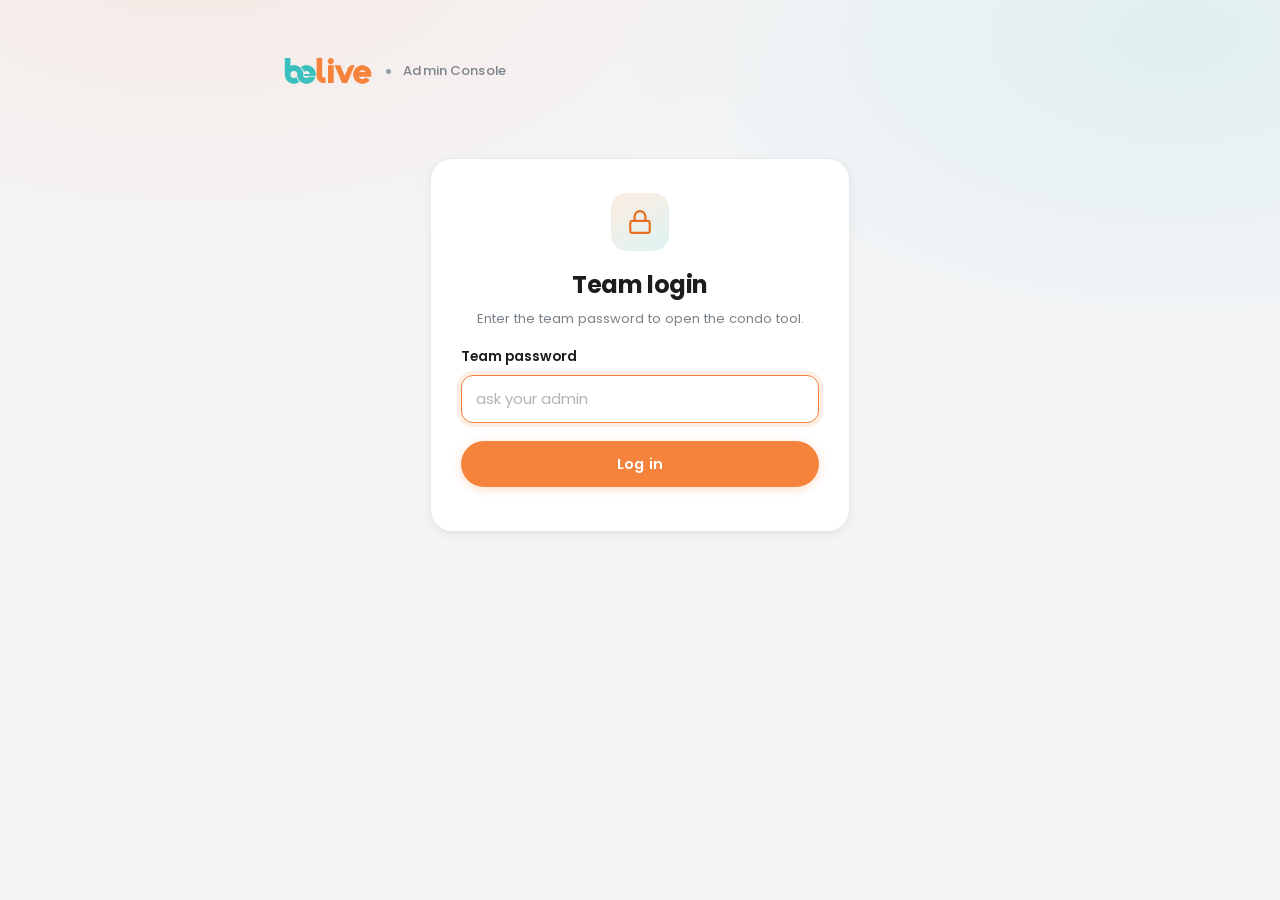
<file: admin.html>
<!doctype html>
<html lang="en"><head>
<meta charset="utf-8" /><meta name="viewport" content="width=device-width, initial-scale=1" />
<title>BeLive · Add a Condo</title>
<link rel="icon" href="/favicon.png" />
<link rel="preconnect" href="https://fonts.googleapis.com" />
<link rel="preconnect" href="https://fonts.gstatic.com" crossorigin />
<link href="https://fonts.googleapis.com/css2?family=Poppins:wght@300;400;500;600;700;800&display=swap" rel="stylesheet" />
<script src="/vendor/pdfjs/pdf.min.js"></script>
<style>
  :root{
    /* BeLive brand palette */
    --orange:#F5833C;      /* Pantone 1575 C */
    --orange-deep:#E86E22;
    --teal:#2BBCB4;        /* Pantone 3252 C */
    --teal-deep:#1FA79F;
    --grey:#94A1A6;        /* Pantone 429 C */
    --yellow:#FFF4E0;      /* Pantone 7401 C */

    --ink:#1D1D1F;
    --ink-soft:#3A3C40;
    --mut:#7A828A;
    --line:rgba(20,22,26,.09);
    --line-strong:rgba(20,22,26,.14);
    --card:#FFFFFF;
    --bg:#F5F5F7;
    --shadow-sm:0 1px 2px rgba(20,22,26,.04), 0 4px 14px rgba(20,22,26,.05);
    --shadow-md:0 4px 12px rgba(20,22,26,.06), 0 18px 44px rgba(20,22,26,.09);
    --radius:22px;
    --radius-sm:14px;
    --ease:cubic-bezier(.4,0,.2,1);
  }

  *{ box-sizing:border-box; }
  html{ -webkit-font-smoothing:antialiased; text-rendering:optimizeLegibility; }
  body{
    font-family:'Poppins',-apple-system,BlinkMacSystemFont,'Segoe UI',sans-serif;
    margin:0; color:var(--ink); line-height:1.5;
    background:
      radial-gradient(1100px 620px at 15% -8%, rgba(245,131,60,.10), transparent 60%),
      radial-gradient(980px 560px at 92% 4%, rgba(43,188,180,.10), transparent 58%),
      var(--bg);
    min-height:100vh;
  }

  .wrap{ max-width:760px; margin:0 auto; padding:56px 22px 120px; }

  /* Header */
  .masthead{ display:flex; align-items:center; gap:12px; margin-bottom:34px; }
  .masthead img{ height:30px; width:auto; }
  .masthead .dot{ width:5px; height:5px; border-radius:50%; background:var(--grey); }
  .masthead .kicker{ font-size:.82rem; font-weight:500; color:var(--mut); letter-spacing:.01em; }

  h1{ font-size:2.55rem; line-height:1.08; letter-spacing:-.03em; font-weight:700; margin:0 0 12px; }
  h1 .accent{ background:linear-gradient(120deg,var(--orange),var(--teal)); -webkit-background-clip:text; background-clip:text; -webkit-text-fill-color:transparent; }
  .sub{ color:var(--mut); font-size:1.06rem; font-weight:400; margin:0 0 40px; }

  /* Cards */
  .card{
    background:var(--card);
    border:1px solid var(--line);
    border-radius:var(--radius);
    padding:26px 26px 28px;
    margin-bottom:20px;
    box-shadow:var(--shadow-sm);
    transition:box-shadow .35s var(--ease), transform .35s var(--ease), opacity .45s var(--ease);
  }
  .card:hover{ box-shadow:var(--shadow-md); }

  .card.reveal{ animation:rise .5s var(--ease) both; }
  @keyframes rise{ from{ opacity:0; transform:translateY(14px); } to{ opacity:1; transform:none; } }

  /* Login view */
  #loginView{ animation:rise .5s var(--ease) both; }
  .login-card{ max-width:420px; margin:8vh auto 0; padding:34px 30px 30px; text-align:center; }
  .login-lock{ width:58px; height:58px; margin:0 auto 16px; border-radius:16px; display:grid; place-items:center;
    background:linear-gradient(150deg,rgba(245,131,60,.16),rgba(43,188,180,.16)); }
  .login-card h2{ margin:0 0 6px; font-size:1.5rem; font-weight:700; letter-spacing:-.02em; }
  .login-card label{ text-align:left; }
  .login-card .actions{ justify-content:center; }
  .login-card .btn{ width:100%; justify-content:center; }

  /* Log out chip */
  .logout{ margin-left:auto; font:inherit; font-size:.78rem; font-weight:500; color:var(--mut); cursor:pointer;
    background:#fff; border:1px solid var(--line-strong); border-radius:99px; padding:6px 14px; transition:.2s var(--ease); }
  .logout:hover{ border-color:var(--orange); color:var(--orange-deep); }

  .step{
    display:inline-flex; align-items:center; gap:9px;
    font-size:.72rem; letter-spacing:.06em; text-transform:uppercase; color:var(--orange-deep);
    font-weight:600; margin-bottom:16px;
  }
  .step .n{
    width:22px; height:22px; border-radius:50%; display:grid; place-items:center;
    background:var(--orange); color:#fff; font-size:.72rem; font-weight:700; letter-spacing:0;
  }
  .step .txt{ color:var(--ink); text-transform:none; letter-spacing:-.01em; font-size:.98rem; font-weight:600; }

  label{ display:block; font-weight:600; font-size:.86rem; color:var(--ink); margin:0 0 8px; }

  input,textarea{
    width:100%; padding:12px 14px; border:1px solid var(--line-strong);
    border-radius:12px; font:inherit; font-size:.92rem; color:var(--ink);
    background:#fff; transition:border-color .2s var(--ease), box-shadow .2s var(--ease), background .2s var(--ease);
    -webkit-appearance:none; appearance:none;
  }
  input::placeholder,textarea::placeholder{ color:#AEB4BA; }
  input:hover,textarea:hover{ border-color:var(--grey); }
  input:focus,textarea:focus{
    outline:none; border-color:var(--orange);
    box-shadow:0 0 0 4px rgba(245,131,60,.14);
  }
  input[type=file]{
    display:flex; align-items:center; padding:8px 12px; min-height:48px;
    font-size:.85rem; color:var(--mut); cursor:pointer;
  }
  input[type=file]::file-selector-button{
    font:inherit; font-size:.82rem; font-weight:500; margin-right:14px; cursor:pointer;
    padding:8px 16px; border-radius:10px; border:1px solid var(--line-strong);
    background:var(--bg); color:var(--ink); transition:.2s var(--ease); white-space:nowrap;
  }
  input[type=file]::file-selector-button:hover{ background:#fff; border-color:var(--orange); color:var(--orange-deep); }
  textarea{
    font-family:ui-monospace,'SF Mono',Menlo,monospace; font-size:.78rem; line-height:1.55;
    min-height:230px; white-space:pre; background:#FBFBFC;
  }
  /* Friendly multi-line text box (one item per line) */
  textarea.lines{
    font-family:inherit; font-size:.92rem; line-height:1.55;
    min-height:0; white-space:pre-wrap; background:#fff; resize:vertical;
  }

  /* Unit-type builder */
  .units{ border:1px solid var(--line-strong); border-radius:16px; padding:6px; background:#FBFBFC; }
  .units-head{ display:grid; grid-template-columns:0.95fr 1.2fr 1fr 1.2fr 64px; gap:9px;
    padding:8px 10px 4px; font-size:.7rem; font-weight:600; letter-spacing:.02em; color:var(--mut); text-transform:uppercase; }
  .urow{ display:grid; grid-template-columns:0.95fr 1.2fr 1fr 1.2fr 64px; gap:9px; align-items:center;
    padding:7px 10px; border-radius:12px; }
  .urow + .urow{ margin-top:2px; }
  .urow:hover{ background:#fff; }
  .urow input{ background:#fff; }
  .ucell{ min-width:0; }
  .ucell .money,.ucell .stepper{ width:100%; }
  .ulab{ display:none; }
  /* money input with RM / suffix adornments */
  .money{ display:flex; align-items:center; border:1px solid var(--line-strong); border-radius:11px; background:#fff; overflow:hidden; }
  .money:focus-within{ border-color:var(--orange); box-shadow:0 0 0 4px rgba(245,131,60,.14); }
  .money .pre{ font-size:.8rem; color:var(--mut); padding:0 4px 0 9px; white-space:nowrap; }
  .money .suf{ font-size:.8rem; color:var(--mut); padding:0 9px 0 2px; white-space:nowrap; }
  .money input{ border:0; box-shadow:none !important; padding:9px 2px; border-radius:0; min-width:0; }
  .money input:focus{ box-shadow:none; }
  /* bays stepper */
  .stepper{ display:flex; align-items:center; border:1px solid var(--line-strong); border-radius:11px; background:#fff; overflow:hidden; }
  .stepper:focus-within{ border-color:var(--orange); box-shadow:0 0 0 4px rgba(245,131,60,.14); }
  .stepper button{ flex:0 0 auto; width:30px; height:38px; border:0; background:#F1EFEC; color:var(--ink);
    font-size:1.1rem; font-weight:600; cursor:pointer; line-height:1; transition:.15s var(--ease); }
  .stepper button:hover{ background:var(--orange); color:#fff; }
  .stepper input{ border:0; box-shadow:none !important; text-align:center; padding:9px 2px; width:100%; min-width:0;
    -moz-appearance:textfield; }
  .stepper input::-webkit-outer-spin-button,.stepper input::-webkit-inner-spin-button{ -webkit-appearance:none; margin:0; }
  .u-actions{ display:flex; gap:6px; justify-content:flex-end; }
  .u-copy,.u-del{ width:30px; height:30px; flex:0 0 auto; display:grid; place-items:center;
    border-radius:50%; border:1px solid var(--line-strong); background:#fff;
    color:var(--mut); font-size:1rem; line-height:1; cursor:pointer; transition:.15s var(--ease); }
  .u-copy:hover{ border-color:var(--orange); color:var(--orange-deep); background:var(--yellow); }
  .u-del:hover{ border-color:#D14343; color:#D14343; background:#fff5f5; }
  .add-type{ display:inline-flex; align-items:center; gap:6px; margin:6px 4px 4px; padding:9px 15px;
    font:inherit; font-size:.85rem; font-weight:600; color:var(--orange-deep); cursor:pointer;
    background:#fff; border:1px dashed var(--orange); border-radius:99px; transition:.18s var(--ease); }
  .add-type:hover{ background:var(--yellow); }
  .urow .u-name{ font-weight:600; }

  /* Advanced collapsible (raw data editor) */
  .adv{ border:1px solid var(--line-strong); border-radius:14px; background:#FBFBFC; padding:0 16px; margin-bottom:4px; }
  .adv summary{ cursor:pointer; list-style:none; padding:14px 0; font-size:.85rem; font-weight:600; color:var(--ink-soft);
    display:flex; align-items:center; gap:8px; user-select:none; }
  .adv summary::-webkit-details-marker{ display:none; }
  .adv summary::before{ content:"›"; font-size:1.1rem; color:var(--mut); transition:transform .2s var(--ease); display:inline-block; }
  .adv[open] summary::before{ transform:rotate(90deg); }
  .adv[open]{ padding-bottom:16px; }
  .adv textarea{ margin-top:2px; }

  /* Editable rental-income (ROI) review */
  .roi-edit{ margin-top:4px; }
  .roi-lead{ font-size:.92rem; color:var(--ink-soft); line-height:1.5; margin:0 0 14px; }
  .roi-lead b{ font-weight:600; }
  .roi-type{ border:1px solid var(--line-strong); border-radius:14px; background:#FBFBFC; padding:12px 14px; margin-bottom:12px; }
  .roi-type-h{ display:flex; align-items:baseline; justify-content:space-between; gap:10px; margin-bottom:8px; }
  .roi-type-h b{ font-size:.95rem; font-weight:600; }
  .roi-total{ font-size:.82rem; font-weight:600; color:var(--teal-deep); white-space:nowrap; }
  .roi-row{ display:grid; grid-template-columns:1fr auto 14px auto; align-items:center; gap:8px; padding:5px 0; }
  .roi-row + .roi-row{ border-top:1px dashed var(--line); }
  .roi-name{ font-size:.85rem; color:var(--ink-soft); min-width:0; overflow:hidden; text-overflow:ellipsis; }
  .roi-dash{ text-align:center; color:var(--mut); }
  .money.sm{ width:118px; }
  .money.sm input{ padding:7px 4px; font-size:.85rem; -moz-appearance:textfield; }
  .money.sm input::-webkit-outer-spin-button,.money.sm input::-webkit-inner-spin-button{ -webkit-appearance:none; margin:0; }
  @media (max-width:640px){
    .units-head{ display:none; }
    .urow{ grid-template-columns:1fr; gap:12px; padding:14px; border:1px solid var(--line); border-radius:14px; margin-bottom:10px; background:#fff; }
    .urow:hover{ background:#fff; }
    .ulab{ display:block; font-size:.68rem; font-weight:600; letter-spacing:.03em; text-transform:uppercase; color:var(--mut); margin-bottom:6px; }
    .u-actionscell{ display:flex; justify-content:flex-end; }
    .stepper button{ height:44px; }
    .money input,.stepper input{ padding-top:11px; padding-bottom:11px; }
  }

  .row{ display:grid; grid-template-columns:1fr 1fr; gap:8px 18px; margin-bottom:22px; align-items:start; }

  /* Buttons */
  .btn{
    display:inline-flex; align-items:center; justify-content:center; gap:8px;
    background:var(--orange); color:#fff; border:0; border-radius:980px;
    padding:12px 24px; font:inherit; font-weight:600; font-size:.92rem; cursor:pointer;
    letter-spacing:.005em; box-shadow:0 2px 10px rgba(245,131,60,.28);
    transition:transform .18s var(--ease), box-shadow .25s var(--ease), background .2s var(--ease);
  }
  .btn:hover{ background:var(--orange-deep); transform:translateY(-1px); box-shadow:0 6px 18px rgba(245,131,60,.34); }
  .btn:active{ transform:translateY(0) scale(.985); }
  .btn.ghost{ background:#fff; color:var(--ink); border:1px solid var(--line-strong); box-shadow:none; }
  .btn.ghost:hover{ background:var(--bg); border-color:var(--grey); color:var(--ink); }
  .btn:disabled{ opacity:.45; cursor:not-allowed; transform:none; box-shadow:none; }

  .actions{ margin-top:22px; display:flex; align-items:center; gap:14px; flex-wrap:wrap; }

  .muted{ color:var(--mut); font-size:.82rem; line-height:1.5; }
  .hint{ color:var(--mut); font-size:.8rem; margin:12px 0 0; }

  /* Friendly per-field helper text */
  label .opt{ font-weight:400; color:var(--grey); font-size:.9em; }
  .help{ color:var(--mut); font-size:.78rem; line-height:1.45; margin:8px 0 0; }
  .help b{ color:var(--ink-soft); font-weight:500; }
  .field{ margin:0 0 22px; }
  .field:last-child{ margin-bottom:0; }
  .row .field{ margin-bottom:0; }
  .lead{ color:var(--ink-soft); font-size:.92rem; line-height:1.55; margin:-4px 0 20px; }
  .lead b{ font-weight:600; }

  .ok{ color:var(--teal-deep); font-weight:500; }
  .err{ color:#D14343; white-space:pre-wrap; font-weight:500; }
  .hidden{ display:none; }

  /* Spinner */
  .spin{ display:inline-flex; align-items:center; gap:9px; color:var(--orange-deep); font-weight:500; font-size:.84rem; }
  .spin::before{
    content:""; width:15px; height:15px; border-radius:50%;
    border:2px solid rgba(245,131,60,.28); border-top-color:var(--orange);
    animation:spin .7s linear infinite; flex:0 0 auto;
  }
  @keyframes spin{ to{ transform:rotate(360deg); } }

  /* Summary stats */
  .summary{ display:grid; grid-template-columns:repeat(3,1fr); gap:12px; margin:6px 0 20px; }
  .stat{
    background:linear-gradient(180deg,#fff,var(--yellow));
    border:1px solid var(--line); border-radius:var(--radius-sm);
    padding:14px 15px; transition:transform .25s var(--ease), box-shadow .25s var(--ease);
  }
  .stat:hover{ transform:translateY(-2px); box-shadow:var(--shadow-sm); }
  .stat b{ display:block; font-size:1.12rem; font-weight:600; letter-spacing:-.01em; line-height:1.2; }
  .stat span{ display:block; color:var(--mut); font-size:.72rem; margin-top:3px; font-weight:400; }

  a{ color:var(--orange-deep); text-decoration:none; font-weight:500; }
  a:hover{ text-decoration:underline; }
  code{ font-family:ui-monospace,'SF Mono',Menlo,monospace; font-size:.85em; background:var(--bg);
    padding:2px 7px; border-radius:6px; border:1px solid var(--line); }

  /* Template chooser */
  .choice{ display:grid; grid-template-columns:repeat(3,1fr); gap:16px; margin-top:4px; }
  .tpl-both{ border-style:dashed; }
  .tpl-both .tag{ color:var(--orange-deep); background:rgba(245,131,60,.12); }
  .tpl{
    position:relative; text-align:left; border:1.5px solid var(--line-strong);
    border-radius:18px; padding:20px; background:#fff; cursor:pointer; overflow:hidden;
    transition:border-color .22s var(--ease), transform .22s var(--ease), box-shadow .22s var(--ease);
  }
  .tpl::after{ content:""; position:absolute; inset:0; border-radius:inherit; pointer-events:none;
    background:linear-gradient(150deg,rgba(245,131,60,.05),rgba(43,188,180,.05)); opacity:0; transition:opacity .22s var(--ease); }
  .tpl:hover{ border-color:var(--orange); transform:translateY(-3px); box-shadow:var(--shadow-md); }
  .tpl.active{ border-color:var(--orange); }
  .tpl.active::after{ opacity:1; }
  .tpl.active::before{
    content:"✓"; position:absolute; top:14px; right:14px; width:24px; height:24px; border-radius:50%;
    background:var(--orange); color:#fff; font-size:.8rem; font-weight:700; display:grid; place-items:center;
  }
  .tpl .tag{ display:inline-block; font-size:.66rem; font-weight:600; letter-spacing:.05em; text-transform:uppercase;
    color:var(--teal-deep); background:rgba(43,188,180,.12); padding:3px 9px; border-radius:99px; margin-bottom:10px; }
  .tpl h4{ margin:0 0 6px; font-size:1.08rem; font-weight:600; letter-spacing:-.01em; }
  .tpl p{ margin:0; color:var(--mut); font-size:.83rem; line-height:1.5; }

  .pill{
    display:inline-flex; align-items:center; background:linear-gradient(120deg,var(--orange),var(--orange-deep));
    color:#fff; font-size:.68rem; font-weight:600; letter-spacing:.02em; padding:3px 11px; border-radius:99px; margin-left:8px;
    vertical-align:middle; box-shadow:0 2px 6px rgba(245,131,60,.3);
  }

  @media (max-width:640px){
    .wrap{ padding:28px 14px 80px; }
    h1{ font-size:1.9rem; }
    .sub{ font-size:1rem; margin-bottom:28px; }
    .card{ padding:20px 16px 22px; border-radius:18px; }
    .row,.choice{ grid-template-columns:1fr; }
    .summary{ grid-template-columns:1fr; }
    .actions{ gap:10px; }
    .actions .btn{ width:100%; }
    /* 16px inputs stop iOS from auto-zooming on focus */
    input,textarea,.money input,.stepper input{ font-size:16px; }
    .login-card{ margin-top:5vh; padding:28px 20px 24px; }
    .masthead{ flex-wrap:wrap; }
  }
  @media (max-width:420px){
    h1{ font-size:1.7rem; }
    .tpl{ padding:16px; }
  }
</style></head>
<body><div class="wrap">
  <div class="masthead">
    <img src="/beLive_Logo_F_fit.png" alt="BeLive" onerror="this.style.display='none'" />
    <span class="dot"></span>
    <span class="kicker">Admin Console</span>
    <button id="logoutBtn" class="logout hidden" type="button">Log out</button>
  </div>

  <!-- LOGIN VIEW -->
  <div id="loginView">
    <div class="card login-card">
      <div class="login-lock" aria-hidden="true">
        <svg width="26" height="26" viewBox="0 0 24 24" fill="none" stroke="#E86E22" stroke-width="2" stroke-linecap="round" stroke-linejoin="round"><rect x="3" y="11" width="18" height="11" rx="2"/><path d="M7 11V7a5 5 0 0 1 10 0v4"/></svg>
      </div>
      <h2>Team login</h2>
      <p class="muted" style="margin:0 0 18px">Enter the team password to open the condo tool.</p>
      <label for="pw">Team password</label>
      <input id="pw" type="password" placeholder="ask your admin" autocomplete="current-password" />
      <div class="actions" style="margin-top:18px"><button class="btn" id="loginBtn">Log in</button> <span id="loginState" class="muted"></span></div>
    </div>
  </div>

  <!-- APP (unlocks after login) -->
  <div id="app" class="hidden">
  <h1>Add a <span class="accent">Condo</span></h1>
  <p class="sub">Three easy steps: fill in the condo details, pick who the page is for, then preview it. Nothing goes public until you give the final okay — so feel free to try things out.</p>

  <!-- STEP 1 -->
  <div class="card">
    <div class="step"><span class="n">1</span><span class="txt">Tell us about the condo</span></div>
    <p class="lead">Just fill in what you know — <b>plain words are fine</b>. We'll turn it into a proper page for you. Only the first two boxes are required.</p>
    <div class="row">
      <div class="field">
        <label>What's the condo called?</label>
        <input id="name" placeholder="e.g. Sky Residence" />
        <p class="help">The project name, exactly how it's advertised.</p>
      </div>
      <div class="field">
        <label>Where is it?</label>
        <input id="area" placeholder="e.g. Bayan Lepas, Penang" />
        <p class="help">The area or town, and the state.</p>
      </div>
    </div>
    <div class="field">
      <label>Unit types — price &amp; parking <span class="opt">— optional</span></label>
      <div class="units">
        <div class="units-head">
          <span>Unit type</span><span>Selling price</span><span>Parking bays</span><span>Parking fee</span><span></span>
        </div>
        <div id="unitRows"></div>
        <button type="button" class="add-type" id="addType">＋ Add unit type</button>
      </div>
      <p class="help">Add a row for each unit type, then <b>type or use the arrows</b> to set the numbers. Same for every unit? Just one row is fine. Leave any box blank if you're not sure.</p>
    </div>
    <div class="field">
      <label>Got a brochure? <span class="opt">— optional</span></label>
      <input id="infopack" type="file" accept="application/pdf" />
      <p class="help">A PDF info pack helps us fill in the details. No brochure? Just skip this.</p>
    </div>
    <div class="field">
      <label>Condo logo <span class="opt">— optional</span></label>
      <input id="condologo" type="file" accept="image/*" />
      <p class="help">The condo's own logo. We'll place it next to the BeLive logo on the page. A <b>PNG with a transparent background</b> looks best.</p>
    </div>
    <div class="field">
      <label>Floor plan pictures</label>
      <input id="floorplans" type="file" accept="image/*" multiple />
      <p class="help">Photos or screenshots of the floor plans. You can pick more than one — hold <b>Ctrl</b> (or <b>⌘</b> on Mac) while choosing.</p>
    </div>
    <p class="hint">Tip: don't worry about file size — we shrink the floor-plan images and the PDF brochure for you automatically. When you click the button, it reads the plans and checks live prices nearby — this takes about 30–90 seconds, so give it a moment.</p>
    <div class="actions"><button class="btn" id="genBtn">Generate condo data</button> <span id="genState" class="muted"></span></div>
  </div>

  <!-- STEP 2 -->
  <div class="card hidden" id="choiceCard">
    <div class="step"><span class="n">2</span><span class="txt">Who is this page for?</span></div>
    <p class="muted" style="margin:-6px 0 18px">Same facts and numbers — different audience. Pick one, or choose “Both” to make an owner page and a developer page at once.</p>
    <div class="choice">
      <div class="tpl" id="tplOwner" data-kind="owner">
        <span class="tag">Investor</span>
        <h4>Owner</h4>
        <p>For an individual unit owner/investor. ROI calculator, pricing, “convert your unit”, hassle-free framing.</p>
      </div>
      <div class="tpl" id="tplDev" data-kind="developer">
        <span class="tag">Partnership</span>
        <h4>Developer</h4>
        <p>For the developer/landowner. Partnership model + per-unit economics as a buyer sales tool. Calculator hidden.</p>
      </div>
      <div class="tpl tpl-both" id="tplBoth" data-kind="both">
        <span class="tag">Owner + Developer</span>
        <h4>Both</h4>
        <p>Need both? Make the owner page and the developer page together — same numbers, published in one go.</p>
      </div>
    </div>
  </div>

  <!-- STEP 3 -->
  <div class="card hidden" id="reviewCard">
    <div class="step"><span class="n">3</span><span class="txt">Check it &amp; publish</span> <span class="pill" id="chosenLabel">Owner</span></div>
    <p class="muted" style="margin:-6px 0 18px">Here's what the page will show. Have a quick look — if the numbers look right, hit publish. Nothing goes public until you approve it on the next screen.</p>
    <div class="summary" id="summary"></div>

    <div id="roiEdit" class="roi-edit"></div>

    <p class="hint" id="publishAt" style="margin:16px 0 16px">Your new page will live at <code id="slugPreview"></code></p>

    <details class="adv">
      <summary>Advanced: edit the raw page data <span class="opt">— optional, for tech-savvy users</span></summary>
      <p class="help" style="margin:10px 0 8px">This is the exact data file for the page. Only change it if you know what you're doing — a wrong edit can break the page. Most people can skip this.</p>
      <textarea id="condoData" spellcheck="false"></textarea>
    </details>

    <div class="actions">
      <button class="btn" id="pubBtn">Looks good — publish</button>
      <button class="btn ghost" id="reChoose" type="button">← Change template</button>
      <span id="pubState" class="muted"></span>
    </div>
    <div id="pubResult" class="muted" style="margin-top:14px"></div>
  </div>
  </div><!-- /#app -->
</div>

<script>
const $ = id => document.getElementById(id);
const pw = () => $('pw').value.trim();
let BASE = null, BASE_SLUG = '';

async function login(){
  if(!pw()){ $('loginState').innerHTML='<span class="err">Enter the password.</span>'; $('pw').focus(); return; }
  $('loginBtn').disabled=true; $('loginState').innerHTML='<span class="spin">Checking…</span>';
  try{
    const r = await fetch('/api/login',{ method:'POST', headers:{'x-admin-password':pw()} });
    if(!r.ok){ const d=await r.json().catch(()=>({})); throw new Error(d.error||'Wrong password'); }
    $('loginView').classList.add('hidden');
    $('app').classList.remove('hidden');
    $('logoutBtn').classList.remove('hidden');
    $('name').focus();
  }catch(e){ $('loginState').innerHTML='<span class="err">'+e.message+'</span>'; }
  finally{ $('loginBtn').disabled=false; }
}
function logout(){
  $('pw').value=''; $('loginState').innerHTML='';
  $('app').classList.add('hidden');
  $('logoutBtn').classList.add('hidden');
  $('loginView').classList.remove('hidden');
  window.scrollTo({top:0,behavior:'smooth'}); $('pw').focus();
}

function fileToB64(file){ return new Promise((res,rej)=>{ const r=new FileReader();
  r.onload=()=>res(String(r.result).split(',')[1]); r.onerror=rej; r.readAsDataURL(file); }); }
function parseCondo(js){ try{ const w={}; new Function('window', js+'; return window.CONDO;')(w); return w.CONDO||null; }catch(e){ return null; } }

// ---- Client-side compression so uploads stay under the server's ~4.5 MB limit ----
const MAX_PDF_PAGES = 12;
const UPLOAD_LIMIT  = 3_900_000;   // JSON payload ceiling (chars ≈ bytes), safety margin under 4.5 MB

// Load a raster image file into a canvas, downscaled to maxDim. Returns null on failure.
function imageToCanvas(file, maxDim){
  return new Promise((resolve)=>{
    if(!file.type || !file.type.startsWith('image/')) return resolve(null);
    const url = URL.createObjectURL(file);
    const img = new Image();
    img.onload = ()=>{
      let {width:w, height:h} = img;
      const s = Math.min(1, maxDim/Math.max(w,h));
      w = Math.max(1,Math.round(w*s)); h = Math.max(1,Math.round(h*s));
      const c = document.createElement('canvas'); c.width=w; c.height=h;
      const ctx = c.getContext('2d'); ctx.fillStyle='#fff'; ctx.fillRect(0,0,w,h); ctx.drawImage(img,0,0,w,h);
      URL.revokeObjectURL(url); resolve(c);
    };
    img.onerror = ()=>{ URL.revokeObjectURL(url); resolve(null); };
    img.src = url;
  });
}
// Render a PDF's pages onto canvases (once). Returns {canvases,total,used} or null.
async function pdfToCanvases(file, maxDim=1400, maxPages=MAX_PDF_PAGES){
  const lib = window.pdfjsLib;
  if(!lib) return null;
  lib.GlobalWorkerOptions.workerSrc = '/vendor/pdfjs/pdf.worker.min.js';
  const pdf = await lib.getDocument({ data:await file.arrayBuffer() }).promise;
  const used = Math.min(pdf.numPages, maxPages);
  const canvases = [];
  for(let i=1; i<=used; i++){
    const page = await pdf.getPage(i);
    const base = page.getViewport({ scale:1 });
    const scale = Math.min(2, maxDim/Math.max(base.width, base.height));
    const vp = page.getViewport({ scale });
    const c = document.createElement('canvas'); c.width=Math.ceil(vp.width); c.height=Math.ceil(vp.height);
    const ctx = c.getContext('2d'); ctx.fillStyle='#fff'; ctx.fillRect(0,0,c.width,c.height);
    await page.render({ canvasContext:ctx, viewport:vp }).promise;
    canvases.push(c);
  }
  return { canvases, total:pdf.numPages, used };
}
// Re-scale a canvas by a factor (for the shrink loop).
function scaleCanvas(c, factor){
  const w = Math.max(1,Math.round(c.width*factor)), h = Math.max(1,Math.round(c.height*factor));
  const n = document.createElement('canvas'); n.width=w; n.height=h;
  const ctx = n.getContext('2d'); ctx.fillStyle='#fff'; ctx.fillRect(0,0,w,h); ctx.drawImage(c,0,0,w,h);
  return n;
}
const canvasJpeg = (c,q)=> c.toDataURL('image/jpeg', q).split(',')[1];

// Downscale a logo to a small PNG data URL (keeps transparency). Returns a
// full "data:image/png;base64,…" string usable directly as an <img src>, or null.
function logoToDataURL(file, maxDim=400){
  return new Promise((resolve)=>{
    if(!file || !file.type || !file.type.startsWith('image/')) return resolve(null);
    const url = URL.createObjectURL(file);
    const img = new Image();
    img.onload = ()=>{
      let {width:w, height:h} = img;
      const s = Math.min(1, maxDim/Math.max(w,h));
      w = Math.max(1,Math.round(w*s)); h = Math.max(1,Math.round(h*s));
      const c = document.createElement('canvas'); c.width=w; c.height=h;
      c.getContext('2d').drawImage(img,0,0,w,h);         // no white fill → keep transparency
      URL.revokeObjectURL(url); resolve(c.toDataURL('image/png'));
    };
    img.onerror = ()=>{ URL.revokeObjectURL(url); resolve(null); };
    img.src = url;
  });
}

// Read a fetch response as JSON, but degrade gracefully when the server
// returns plain text/HTML (e.g. a 413 "Request Entity Too Large").
async function readJson(r){
  const text = await r.text();
  try{ return JSON.parse(text); }
  catch(e){
    if(r.status===413) throw new Error('Your files are too big to upload. Please use fewer or smaller images (and a smaller PDF), then try again.');
    const snippet = (text||'').replace(/<[^>]*>/g,'').trim().slice(0,140);
    throw new Error(snippet || ('Server error '+r.status));
  }
}

/* ---- Unit-type builder (price + parking per type) ---- */
const LETTERS = 'ABCDEFGHIJKLMNOPQRSTUVWXYZ';
function fmtRM(v){ const n=String(v).replace(/[^0-9]/g,''); return n ? Number(n).toLocaleString('en-US') : ''; }
function addUnitRow(opts){
  opts = opts || {};
  const rows = $('unitRows');
  const idx = rows.children.length;
  const defName = 'Type '+(LETTERS[idx]||(idx+1));
  const el = document.createElement('div');
  el.className = 'urow';
  el.innerHTML =
    '<div class="ucell"><span class="ulab">Unit type</span><input class="u-name" placeholder="'+defName+'" /></div>'
    + '<div class="ucell"><span class="ulab">Selling price</span><div class="money"><span class="pre">RM</span><input class="u-price" type="text" inputmode="numeric" placeholder="495,000" /></div></div>'
    + '<div class="ucell"><span class="ulab">Parking bays</span><div class="stepper"><button type="button" data-d="-1" aria-label="fewer bays">−</button>'
      + '<input class="u-bays" type="number" min="0" max="20" step="1" placeholder="0" /><button type="button" data-d="1" aria-label="more bays">＋</button></div></div>'
    + '<div class="ucell"><span class="ulab">Parking fee</span><div class="money"><span class="pre">RM</span><input class="u-fee" type="number" min="0" step="10" placeholder="0" /><span class="suf">/mo</span></div></div>'
    + '<div class="ucell u-actionscell"><div class="u-actions">'
      + '<button type="button" class="u-copy" title="Duplicate this type"><svg width="13" height="13" viewBox="0 0 24 24" fill="none" stroke="currentColor" stroke-width="2" stroke-linecap="round" stroke-linejoin="round"><rect x="9" y="9" width="11" height="11" rx="2"/><path d="M5 15V5a2 2 0 0 1 2-2h10"/></svg></button>'
      + '<button type="button" class="u-del" title="Remove this type">×</button>'
    + '</div></div>';
  const v = opts.values || {};
  el.querySelector('.u-name').value = v.name != null ? v.name : defName;
  el.querySelector('.u-price').value = v.price != null ? fmtRM(v.price) : '';
  el.querySelector('.u-bays').value = v.bays != null ? v.bays : '';
  el.querySelector('.u-fee').value = v.fee != null ? v.fee : '';
  el.querySelector('.u-price').addEventListener('input', e=>{ e.target.value=fmtRM(e.target.value); });
  el.querySelectorAll('.stepper button').forEach(b=> b.addEventListener('click', ()=>{
    const inp = el.querySelector('.u-bays'); const cur = parseInt(inp.value||'0',10)||0;
    inp.value = Math.max(0, Math.min(20, cur + (+b.dataset.d)));
  }));
  el.querySelector('.u-copy').addEventListener('click', ()=>{
    addUnitRow({ after:el, values:{
      name:el.querySelector('.u-name').value,
      price:el.querySelector('.u-price').value,
      bays:el.querySelector('.u-bays').value,
      fee:el.querySelector('.u-fee').value,
    }});
  });
  el.querySelector('.u-del').addEventListener('click', ()=>{
    if($('unitRows').children.length<=1){ el.querySelectorAll('input').forEach(i=>i.value=''); return; }
    el.remove();
  });
  if(opts.after && opts.after.parentNode===rows) opts.after.insertAdjacentElement('afterend', el);
  else rows.appendChild(el);
}
function collectUnits(){
  return Array.from($('unitRows').children).map(r=>({
    name:(r.querySelector('.u-name').value||'').trim(),
    price:(r.querySelector('.u-price').value||'').replace(/[^0-9]/g,''),
    bays:(r.querySelector('.u-bays').value||'').trim(),
    fee:(r.querySelector('.u-fee').value||'').trim(),
  }));
}
function buildPrices(){
  return collectUnits().filter(u=>u.price).map(u=> (u.name?u.name+': ':'')+'RM'+Number(u.price).toLocaleString('en-US')).join('; ');
}
function buildParking(){
  return collectUnits().filter(u=>u.bays!=='' || u.fee).map(u=>{
    const bays = u.bays!=='' ? (u.bays+' bay'+(u.bays==='1'?'':'s')) : 'parking';
    const fee = u.fee ? ' @ RM'+Number(u.fee).toLocaleString('en-US')+'/mo' : '';
    return (u.name?u.name+': ':'')+bays+fee;
  }).join('; ');
}

async function generate(){
  if(!pw()) return alert('Enter the team password.');
  if(!$('name').value || !$('area').value) return alert('Name and area are required.');
  $('genBtn').disabled=true; $('genState').innerHTML='<span class="spin">Optimising images…</span>';
  try{
    let note = '';
    const meta = { name:$('name').value, area:$('area').value, prices:buildPrices(), parking:buildParking() };

    // Render everything to canvases ONCE, then re-encode at decreasing quality until it fits.
    const fpCanvas = [];
    for(const f of $('floorplans').files){ const c = await imageToCanvas(f, 1600); if(c) fpCanvas.push(c); }

    let pdfPack = null;                 // {canvases,total,used} or null
    const pdf = $('infopack').files[0];
    if(pdf){
      $('genState').innerHTML='<span class="spin">Reading the brochure…</span>';
      try{ pdfPack = await pdfToCanvases(pdf, 1400); }catch(err){ pdfPack = null; }
    }

    // Adaptive fit: lower JPEG quality first, then scale the canvases down.
    $('genState').innerHTML='<span class="spin">Optimising your files…</span>';
    let payload, body, q = 0.82, scale = 1, dropPdf = false;
    for(let attempt=0; attempt<8; attempt++){
      const fpS = scale===1 ? fpCanvas : fpCanvas.map(c=>scaleCanvas(c,scale));
      body = { ...meta, floorplans: fpS.map(c=>({ mediaType:'image/jpeg', data:canvasJpeg(c,q) })) };
      if(pdfPack && !dropPdf){
        const pS = scale===1 ? pdfPack.canvases : pdfPack.canvases.map(c=>scaleCanvas(c,scale));
        body.infopackImages = pS.map(c=>({ mediaType:'image/jpeg', data:canvasJpeg(c, Math.max(0.4,q-0.12)) }));
      }
      payload = JSON.stringify(body);
      if(payload.length <= UPLOAD_LIMIT) break;
      if(q > 0.5) q -= 0.12; else scale *= 0.82;      // squeeze quality, then dimensions
    }

    // Still too big even with the brochure — drop it but keep generating from the photos.
    if(payload.length > UPLOAD_LIMIT && pdfPack){
      dropPdf = true; delete body.infopackImages; payload = JSON.stringify(body);
      note = ' (The brochure was too large to include, so this was generated from the floor-plan photos only.)';
    }
    // Fallback: pdf.js unavailable but a small raw PDF was attached — send it as-is.
    if(pdf && !pdfPack && !dropPdf){
      const b64 = await fileToB64(pdf);
      const withPdf = JSON.stringify({ ...body, infopackBase64:b64 });
      if(withPdf.length <= UPLOAD_LIMIT){ body.infopackBase64 = b64; payload = withPdf; }
      else note = ' (The brochure was too large to include, so this was generated from the floor-plan photos only.)';
    }
    if(pdfPack && pdfPack.total > pdfPack.used && !dropPdf)
      note = ' (Used the first '+pdfPack.used+' of '+pdfPack.total+' brochure pages.)';

    if(payload.length > UPLOAD_LIMIT)
      throw new Error('Your floor-plan photos are still too big to upload (about '+(payload.length/1048576).toFixed(1)+' MB). Please choose fewer photos and try again.');

    $('genState').innerHTML='<span class="spin">Reading plans & pulling live comps… (up to ~90s)</span>';
    const r = await fetch('/api/generate',{ method:'POST', headers:{'content-type':'application/json','x-admin-password':pw()}, body:payload });
    const data = await readJson(r);
    if(!r.ok){
      // The server couldn't assemble a complete data file — usually a one-off; a retry fixes it.
      if(typeof data.error==='string' && /parse condo-data/i.test(data.error)){
        try{ console.warn('generate incomplete', { stopReason:data.stopReason, length:data.length, tail:data.raw }); }catch(_){}
        throw new Error('The AI didn’t finish writing the page this time. Please click Generate again — it almost always works on the next try.');
      }
      throw new Error(data.error ? (typeof data.error==='string'?data.error:JSON.stringify(data.error)) : 'Generate failed');
    }
    BASE = parseCondo(data.condoData); BASE_SLUG = data.slug;
    if(!BASE) throw new Error('The generated data came back incomplete. Please click Generate again — it usually works on a second try.');
    // Attach the uploaded condo logo so it shows next to the BeLive logo on the page.
    const logoFile = $('condologo').files[0];
    if(logoFile){ const durl = await logoToDataURL(logoFile); if(durl){ BASE.assets = BASE.assets || {}; BASE.assets.condoLogo = durl; } }
    $('genState').innerHTML='<span class="ok">Done — now choose a template.'+note+'</span>';
    $('choiceCard').classList.remove('hidden'); $('choiceCard').classList.add('reveal');
    $('reviewCard').classList.add('hidden');
    $('choiceCard').scrollIntoView({behavior:'smooth'});
  }catch(e){ $('genState').innerHTML='<span class="err">'+e.message+'</span>'; }
  finally{ $('genBtn').disabled=false; }
}

let PUBLISH_BOTH = false;
let CURRENT_KIND = 'owner';
function esc(s){ return String(s==null?'':s).replace(/[&<>"]/g, m=>({'&':'&amp;','<':'&lt;','>':'&gt;','"':'&quot;'}[m])); }

// Build the condo-data file + slug for one audience ('owner' | 'developer').
function buildCondo(kind){
  const C = JSON.parse(JSON.stringify(BASE));
  const dev = C.dev; delete C.dev;
  if(kind==='developer'){
    C.template='developer';
    if(dev){ if(dev.hero)C.hero=dev.hero; if(dev.cta)C.cta=dev.cta; if(dev.partnerModel)C.partnerModel=dev.partnerModel; }
  } else { C.template='owner'; if(C.partnerModel) delete C.partnerModel; }
  const slug = kind==='developer' ? BASE_SLUG+'-dev' : BASE_SLUG;
  return { js:'window.CONDO = ' + JSON.stringify(C, null, 2) + ';', slug };
}

// Rebuild the data file (+ summary + publish-at line) from BASE for the current audience.
function syncFromBase(){
  const kind = CURRENT_KIND;
  const primaryKind = (kind==='developer') ? 'developer' : 'owner';   // 'both' reviews the owner page
  const primary = buildCondo(primaryKind);
  $('condoData').value = primary.js; $('condoData').dataset.slug = primary.slug;
  renderSummary(primary.js);
  $('chosenLabel').textContent = kind==='both' ? 'Owner + Developer' : (kind==='developer' ? 'Developer' : 'Owner');
  if(kind==='both'){
    const d = buildCondo('developer');
    $('publishAt').innerHTML = 'Two pages will be created: <code>/'+primary.slug+'</code> (for owners) and <code>/'+d.slug+'</code> (for developers). You can fine-tune the owner page below; the developer page uses the same numbers.';
  } else {
    $('publishAt').innerHTML = 'Your new page will live at <code>/'+primary.slug+'</code>';
  }
}

function applyTemplate(kind){
  if(!BASE) return;
  CURRENT_KIND = kind;
  PUBLISH_BOTH = (kind==='both');
  syncFromBase();
  renderRoiEditor();
  $('tplOwner').classList.toggle('active', kind==='owner');
  $('tplDev').classList.toggle('active', kind==='developer');
  $('tplBoth').classList.toggle('active', kind==='both');
  $('reviewCard').classList.remove('hidden'); $('reviewCard').classList.add('reveal');
  $('pubState').innerHTML=''; $('pubResult').innerHTML='';
  $('reviewCard').scrollIntoView({behavior:'smooth'});
}

// ---- Editable rental income per unit type (edits BASE.roi so owner + developer stay in sync) ----
function roiRow(k,kind,i,r){
  return '<div class="roi-row"><span class="roi-name" title="'+esc(r.name||'')+'">'+esc(r.name||(kind==='extras'?'Extra':'Room'))+'</span>'
    + '<div class="money sm"><span class="pre">RM</span><input type="number" min="0" step="50" class="roi-in" data-k="'+esc(k)+'" data-kind="'+kind+'" data-i="'+i+'" data-b="lo" value="'+(r.lo||0)+'"></div>'
    + '<span class="roi-dash">–</span>'
    + '<div class="money sm"><span class="pre">RM</span><input type="number" min="0" step="50" class="roi-in" data-k="'+esc(k)+'" data-kind="'+kind+'" data-i="'+i+'" data-b="hi" value="'+(r.hi||0)+'"></div></div>';
}
function renderRoiEditor(){
  const box = $('roiEdit');
  const R = BASE && BASE.roi;
  if(!R || !R.types || !Object.keys(R.types).length){ box.innerHTML=''; return; }
  let html = '<p class="roi-lead"><b>Monthly rental income</b> — our estimate from local rentals (the numbers most worth checking). Adjust any that look off and the page updates automatically.</p>';
  for(const k in R.types){
    const t = R.types[k];
    html += '<div class="roi-type"><div class="roi-type-h"><b>'+esc(t.label||('Type '+k))+'</b><span class="roi-total" id="roiTot-'+esc(k)+'"></span></div>';
    (t.rooms||[]).forEach((r,i)=>{ html += roiRow(k,'rooms',i,r); });
    (t.extras||[]).forEach((r,i)=>{ html += roiRow(k,'extras',i,r); });
    html += '</div>';
  }
  box.innerHTML = html;
  box.querySelectorAll('.roi-in').forEach(inp=> inp.addEventListener('input', onRoiEdit));
  updateRoiTotals();
}
function onRoiEdit(e){
  const d = e.target.dataset;
  const v = Math.max(0, parseInt(e.target.value||'0',10)||0);
  const arr = BASE.roi.types[d.k] && BASE.roi.types[d.k][d.kind];
  if(arr && arr[d.i]) arr[d.i][d.b] = v;
  syncFromBase();          // rebuild data + summary; editor DOM untouched so focus stays put
  updateRoiTotals();
}
function updateRoiTotals(){
  const R = BASE && BASE.roi; if(!R || !R.types) return;
  for(const k in R.types){
    const t = R.types[k]; let lo=0, hi=0;
    (t.rooms||[]).forEach(r=>{ lo+=(r.lo||0); hi+=(r.hi||0); });
    (t.extras||[]).forEach(r=>{ lo+=(r.lo||0); hi+=(r.hi||0); });
    const el = document.getElementById('roiTot-'+k);
    if(el) el.textContent = 'Total: RM '+lo.toLocaleString('en-US')+'–'+hi.toLocaleString('en-US')+' / mo';
  }
}

function renderSummary(js){
  const c = parseCondo(js); const box=$('summary');
  if(!c){ box.innerHTML='<div class="err">Could not parse — check syntax below.</div>'; return; }
  const chips = (c.hero&&c.hero.stats||[]).map(s=>`<div class="stat"><b>${s.value||'—'}</b><span>${s.label||''}</span></div>`).join('');
  let roi=''; const t=c.roi&&c.roi.types||{};
  for(const k in t){ const d=t[k]; const rooms=(d.rooms||[]).reduce((a,r)=>[a[0]+(r.lo||0),a[1]+(r.hi||0)],[0,0]);
    const park=(d.extras||[]).filter(e=>e.id==='parking').reduce((a,r)=>[a[0]+(r.lo||0),a[1]+(r.hi||0)],[0,0]);
    const part=(d.extras||[]).filter(e=>e.id!=='parking').reduce((a,r)=>[a[0]+(r.lo||0),a[1]+(r.hi||0)],[0,0]);
    const opt=[rooms[0]+park[0]+part[0], rooms[1]+park[1]+part[1]];
    roi+=`<div class="stat"><b>RM ${opt[0]}–${opt[1]}</b><span>Type ${k} income / mo</span></div>`; }
  const who = (c.template==='developer') ? 'Page for developers' : 'Page for owners';
  box.innerHTML = `<div class="stat"><b>${c.name||'—'}</b><span>${who}</span></div>` + chips + roi;
}
$('condoData').addEventListener('input', e=>renderSummary(e.target.value));

async function publish(){
  if(!pw()) return alert('Enter the team password.');
  const nm = $('name').value;
  const pages = [{ slug:$('condoData').dataset.slug, condoData:$('condoData').value, name:nm }];
  if(PUBLISH_BOTH){
    const d = buildCondo('developer');
    pages.push({ slug:d.slug, condoData:d.js, name:(nm||'')+' (Developer)' });
  }
  const what = PUBLISH_BOTH ? 'both pages ('+pages.map(p=>'/'+p.slug).join(' + ')+')' : '"'+pages[0].slug+'"';
  if(!confirm('Publish '+what+' to a PREVIEW branch + open a PR? (Nothing goes live until you merge it.)')) return;
  $('pubBtn').disabled=true; $('pubState').innerHTML='<span class="spin">Committing to GitHub…</span>';
  try{
    const r = await fetch('/api/publish',{ method:'POST', headers:{'content-type':'application/json','x-admin-password':pw()},
      body:JSON.stringify({ pages, name:nm, area:$('area').value }) });
    const data = await readJson(r);
    if(!r.ok) throw new Error(data.error ? (typeof data.error==='string'?data.error:JSON.stringify(data.error)) : 'Publish failed');
    const slugs = data.slugs || pages.map(p=>p.slug);
    const links = slugs.map(s=>'<code>/'+s+'</code>').join(' and ');
    $('pubState').innerHTML='<span class="ok">Committed to branch '+data.branch+'.</span>';
    $('pubResult').innerHTML = 'Vercel is building a preview for this PR. <a href="'+(data.prUrl||'#')+'" target="_blank">Open the PR</a> → check the preview → <b>Merge</b> to publish '+(slugs.length>1?'both pages: ':'at ')+links+'.';
  }catch(e){ $('pubState').innerHTML='<span class="err">'+e.message+'</span>'; }
  finally{ $('pubBtn').disabled=false; }
}

$('loginBtn').addEventListener('click', login);
$('logoutBtn').addEventListener('click', logout);
$('pw').addEventListener('keydown', e=>{ if(e.key==='Enter'){ e.preventDefault(); login(); } });
$('genBtn').addEventListener('click', generate);
$('tplOwner').addEventListener('click', ()=>applyTemplate('owner'));
$('tplDev').addEventListener('click', ()=>applyTemplate('developer'));
$('tplBoth').addEventListener('click', ()=>applyTemplate('both'));
$('reChoose').addEventListener('click', ()=>{ $('reviewCard').classList.add('hidden'); $('choiceCard').scrollIntoView({behavior:'smooth'}); });
$('pubBtn').addEventListener('click', publish);
$('addType').addEventListener('click', ()=>addUnitRow());
addUnitRow(); addUnitRow();   // start with Type A and Type B
$('pw').focus();
</script>
</body></html>
</file>
